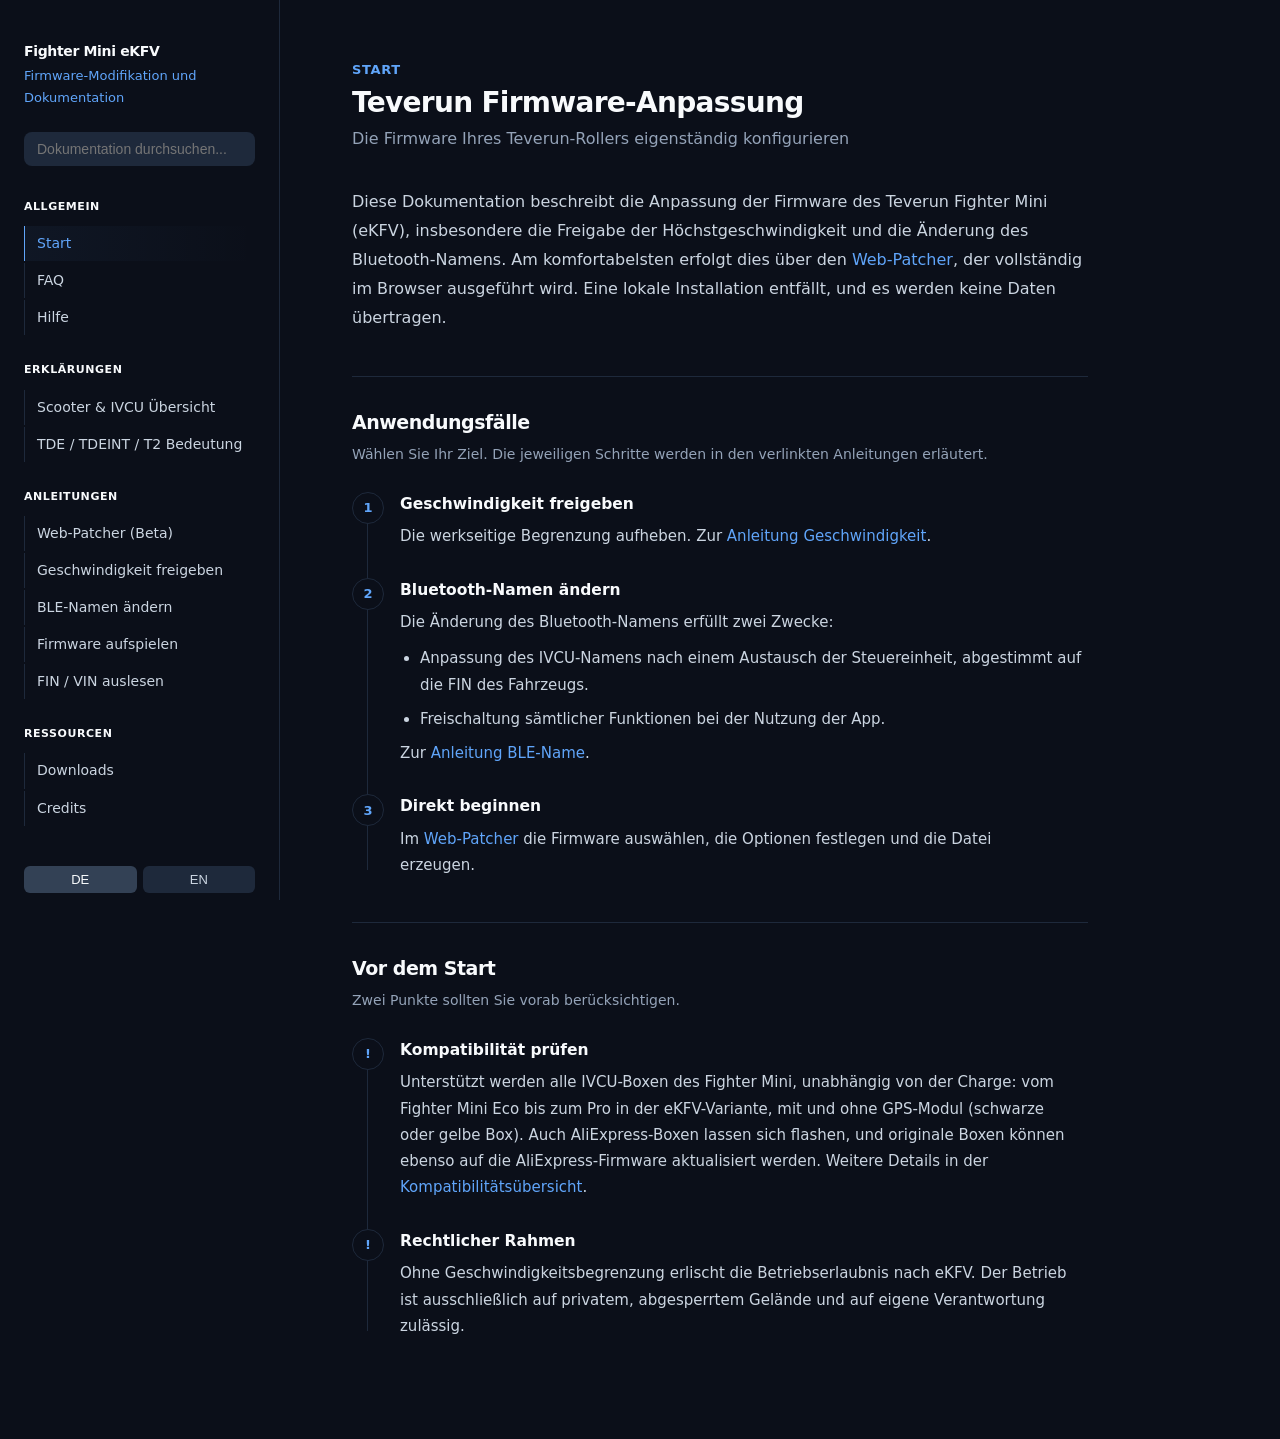
<file: Docs/index.html>
<!DOCTYPE html>
<html lang="de">

<head>
    <meta charset="UTF-8">
    <meta name="viewport" content="width=device-width, initial-scale=1.0">
    <title>Teverun Dokumentation</title>
    <link rel="stylesheet" href="style.css">
</head>

<body>

    <div class="sidebar">
        <div class="sidebar-header">
            <h1>Fighter Mini eKFV</h1>
            <p>Firmware-Modifikation und Dokumentation</p>
        </div>

        <div class="search-box">
            <input type="text" id="searchInput" placeholder="Dokumentation durchsuchen...">
        </div>

        <nav class="nav-links" id="sidebarNav"></nav>

        <div class="language-switch">
            <button class="active">DE</button>
            <button>EN</button>
        </div>
    </div>

    <div class="content" id="mainContent">
        <div class="card">
            <p>Inhalt wird geladen...</p>
        </div>
    </div>

    <script src="web-patcher.js"></script>
    <script src="script.js"></script>
</body>

</html>
</file>
<file: Docs/style.css>
* {
  margin: 0;
  padding: 0;
  box-sizing: border-box;
}

body {
  display: flex;
  min-height: 100vh;
  background-color: #0b0f19;
  color: #cbd5e1;
  font-family: ui-sans-serif, system-ui, -apple-system, BlinkMacSystemFont, "Segoe UI", Roboto, "Helvetica Neue", Arial, sans-serif;
  -webkit-font-smoothing: antialiased;
  -moz-osx-font-smoothing: grayscale;
}

.sidebar {
  width: 280px;
  background-color: #0b0f19;
  border-right: 1px solid #1e293b;
  padding: 40px 24px;
  position: fixed;
  left: 0;
  top: 0;
  height: 100%;
  overflow-y: auto;
}

.sidebar-header h1 {
  font-size: 14px;
  color: #f8fafc;
  font-weight: 600;
  letter-spacing: -0.025em;
}

.sidebar-header p {
  color: #60a5fa;
  font-size: 13px;
  font-weight: 500;
  margin-top: 2px;
}

.search-box {
  margin-top: 24px;
  margin-bottom: 8px;
}

.search-box input {
  width: 100%;
  padding: 8px 12px;
  outline: none;
  background-color: #1e293b;
  border: 1px solid transparent;
  color: #f8fafc;
  border-radius: 8px;
  font-size: 14px;
  transition: border 0.2s;
}

.search-box input:focus {
  border-color: #60a5fa;
}

.nav-links {
  display: flex;
  flex-direction: column;
  gap: 2px;
}

.nav-category {
  font-size: 11px;
  color: #f8fafc;
  margin-top: 24px;
  margin-bottom: 8px;
  font-weight: 600;
  letter-spacing: 0.05em;
  text-transform: uppercase;
}

.nav-links a {
  text-decoration: none;
  color: #cbd5e1;
  padding: 6px 12px;
  border-left: 1px solid #1e293b;
  font-size: 14px;
  display: block;
  transition: all 0.2s;
}

.nav-links a:hover {
  color: #e2e8f0;
  border-left-color: #475569;
}

.nav-links a.active {
  color: #60a5fa;
  font-weight: 500;
  border-left-color: #60a5fa;
  background: linear-gradient(to right, rgba(96, 165, 250, 0.05), transparent);
}

.language-switch {
  margin-top: 40px;
  display: flex;
  gap: 6px;
}

.language-switch button {
  flex: 1;
  padding: 6px;
  background-color: #1e293b;
  color: #cbd5e1;
  border: none;
  border-radius: 6px;
  cursor: pointer;
  font-size: 13px;
  font-weight: 500;
}

.language-switch button.active {
  color: #f8fafc;
  background-color: #334155;
}

.content {
  margin-left: 280px;
  padding: 60px 80px;
  width: calc(100% - 280px);
  max-width: 960px;
}

.guide-header {
  margin-bottom: 40px;
}

.guide-meta {
  font-size: 13px;
  color: #60a5fa;
  font-weight: 600;
  letter-spacing: 0.05em;
  text-transform: uppercase;
}

.guide-header h2 {
  font-size: 30px;
  color: #f8fafc;
  font-weight: 700;
  letter-spacing: -0.025em;
  margin-top: 4px;
}

.guide-subtitle {
  color: #cbd5e1;
  font-size: 16px;
  margin-top: 6px;
}

.guide-block p {
  font-size: 15px;
  line-height: 1.75;
  color: #cbd5e1;
}

.guide-category {
  margin-top: 48px;
  padding-top: 32px;
  border-top: 1px solid #1e293b;
}

.guide-category h3 {
  font-size: 20px;
  color: #f8fafc;
  font-weight: 600;
  letter-spacing: -0.025em;
}

.category-desc {
  font-size: 14px;
  color: #94a3b8;
  margin-top: 4px;
  margin-bottom: 28px;
}

.steps-container {
  display: flex;
  flex-direction: column;
  gap: 32px;
  position: relative;
}

.steps-container::before {
  content: '';
  position: absolute;
  left: 15px;
  top: 8px;
  bottom: 8px;
  width: 1px;
  background-color: #1e293b;
}

.step-card {
  position: relative;
  padding-left: 48px;
}

.step-num {
  position: absolute;
  left: 0;
  top: 0;
  width: 32px;
  height: 32px;
  background-color: #0b0f19;
  border: 1px solid #1e293b;
  color: #60a5fa;
  border-radius: 50%;
  display: flex;
  align-items: center;
  justify-content: center;
  font-size: 13px;
  font-weight: 600;
}

.step-card h4 {
  font-size: 16px;
  color: #f8fafc;
  font-weight: 600;
  margin-bottom: 6px;
}

.step-card p {
  font-size: 14px;
  line-height: 1.625;
  color: #cbd5e1;
}

.step-card ul {
  margin-left: 20px;
  margin-top: 10px;
  color: #cbd5e1;
  font-size: 14px;
}

.step-card li {
  margin-bottom: 6px;
}

.code-block {
  background-color: #1e293b;
  border: 1px solid #334155;
  border-radius: 8px;
  padding: 14px 18px;
  margin-top: 12px;
  font-family: ui-monospace, SFMono-Regular, Menlo, Monaco, Consolas, "Liberation Mono", "Courier New", monospace;
  font-size: 14px;
  color: #60a5fa;
  display: flex;
  align-items: center;
  overflow-x: auto;
}

.code-block::before {
  content: "$ ";
  color: #94a3b8;
  margin-right: 8px;
  user-select: none;
}

.important-note {
  margin-top: 16px;
  padding: 16px;
  background-color: rgba(30, 41, 59, 0.5);
  border-left: 3px solid #60a5fa;
  border-radius: 0 8px 8px 0;
  font-size: 14px;
  line-height: 1.5;
  color: #e2e8f0;
}

.important-note strong {
  color: #60a5fa;
  font-weight: 600;
}

.guide-footer {
  margin-top: 60px;
  padding-top: 24px;
  border-top: 1px solid #1e293b;
  font-size: 14px;
  color: #94a3b8;
}

@media (max-width: 900px) {
  body { flex-direction: column; }
  .sidebar { position: relative; width: 100%; height: auto; border-right: none; border-bottom: 1px solid #1e293b; padding: 24px; }
  .nav-links a { border-left: none; border-bottom: 1px solid #1e293b; padding: 10px 0; }
  .content { margin-left: 0; width: 100%; padding: 40px 24px; }
  .steps-container::before { display: none; }
  .step-card { padding-left: 0; margin-top: 12px; }
  .step-num { position: relative; display: inline-flex; margin-bottom: 8px; }
}

.important-note.critical {
  background-color: rgba(239, 68, 68, 0.07);
  border-left-color: #ef4444;
  color: #fca5a5;
}
.important-note.critical strong {
  color: #ef4444;
}

.important-note.warning {
  background-color: rgba(245, 158, 11, 0.07);
  border-left-color: #f59e0b;
  color: #fcd34d;
}
.important-note.warning strong {
  color: #f59e0b;
}

.modal-overlay {
  position: fixed;
  inset: 0;
  z-index: 1000;
  background: rgba(2, 6, 23, 0.82);
  display: flex;
  align-items: center;
  justify-content: center;
  padding: 24px;
}
.modal-card {
  background: #0f172a;
  border: 1px solid #334155;
  border-radius: 12px;
  max-width: 540px;
  width: 100%;
  padding: 28px;
  box-shadow: 0 20px 60px rgba(0, 0, 0, 0.5);
}
.modal-card h3 {
  color: #f8fafc;
  font-size: 18px;
  font-weight: 600;
  margin-bottom: 12px;
}
.modal-card p {
  color: #cbd5e1;
  font-size: 14px;
  line-height: 1.7;
}
.modal-check {
  display: flex;
  gap: 10px;
  align-items: flex-start;
  margin: 20px 0;
  color: #e2e8f0;
  font-size: 14px;
  cursor: pointer;
}
.modal-check input {
  margin-top: 3px;
  width: 16px;
  height: 16px;
  flex-shrink: 0;
  cursor: pointer;
}
.modal-btn {
  background: #60a5fa;
  color: #0b0f19;
  border: none;
  padding: 10px 18px;
  border-radius: 8px;
  font-size: 14px;
  font-weight: 600;
  cursor: pointer;
}
.modal-btn:disabled {
  opacity: 0.4;
  cursor: not-allowed;
}

.code-container {
  position: relative;
  margin-top: 12px;
}
.copy-btn {
  position: absolute;
  right: 10px;
  top: 50%;
  transform: translateY(-50%);
  background-color: #334155;
  color: #f8fafc;
  border: none;
  padding: 4px 8px;
  border-radius: 4px;
  font-size: 11px;
  font-weight: 500;
  cursor: pointer;
  transition: background 0.2s;
}
.copy-btn:hover {
  background-color: #475569;
}

.table-container {
  width: 100%;
  overflow-x: auto;
  margin-top: 16px;
  margin-bottom: 24px;
  border: 1px solid #1e293b;
  border-radius: 8px;
  background-color: rgba(30, 41, 59, 0.2);
}

.docs-table {
  width: 100%;
  border-collapse: collapse;
  text-align: left;
  font-size: 14px;
}

.docs-table th {
  background-color: #1e293b;
  color: #f8fafc;
  font-weight: 600;
  padding: 12px 16px;
  border-bottom: 1px solid #1e293b;
  text-transform: uppercase;
  font-size: 11px;
  letter-spacing: 0.05em;
}

.docs-table td {
  padding: 12px 16px;
  border-bottom: 1px solid #1e293b;
  color: #cbd5e1;
  vertical-align: top;
  line-height: 1.5;
}

.docs-table tr:last-child td {
  border-bottom: none;
}

.docs-table code {
  background-color: #1e293b;
  color: #60a5fa;
  padding: 2px 6px;
  border-radius: 4px;
  font-family: ui-monospace, monospace;
  font-size: 13px;
}

.docs-table .model-list {
  color: #e2e8f0;
  font-weight: 500;
}

html { font-size: 16px; }
body { color: #cbd5e1; line-height: 1.65; }

.content { max-width: 880px; padding: 56px 72px 100px; }

.guide-header { margin-bottom: 36px; }
.guide-header h2 { font-size: 28px; line-height: 1.2; }
.guide-subtitle { font-size: 16px; color: #94a3b8; }

.guide-block p { font-size: 16px; line-height: 1.8; color: #cbd5e1; max-width: 72ch; }

.guide-category { margin-top: 44px; padding-top: 30px; }
.guide-category h3 { font-size: 19px; }
.category-desc { color: #94a3b8; margin-bottom: 26px; }

.steps-container { gap: 28px; }
.step-card h4 { font-size: 15.5px; }
.step-card p, .step-card li { font-size: 15px; line-height: 1.75; color: #cbd5e1; max-width: 70ch; }
.step-card li { margin-bottom: 8px; }

.important-note { font-size: 14.5px; line-height: 1.65; border-radius: 8px; }

.nav-links a:hover { color: #f1f5f9; }

code {
  background-color: rgba(96, 165, 250, 0.10);
  color: #93c5fd;
  padding: 2px 6px;
  border-radius: 5px;
  font-family: ui-monospace, SFMono-Regular, Menlo, Consolas, monospace;
  font-size: 0.88em;
}

.code-block code { background: none; color: inherit; padding: 0; }

kbd {
  background-color: #1e293b;
  border: 1px solid #334155;
  border-bottom-width: 2px;
  border-radius: 5px;
  padding: 1px 6px;
  font-family: ui-monospace, monospace;
  font-size: 0.85em;
  color: #e2e8f0;
}

@media (max-width: 900px) {
  .content { padding: 36px 22px 64px; }
}

.guide-category h3 + .steps-container,
.guide-category h3 + .important-note,
.guide-category h3 + .code-container,
.guide-category h3 + ul { margin-top: 24px; }
</file>
